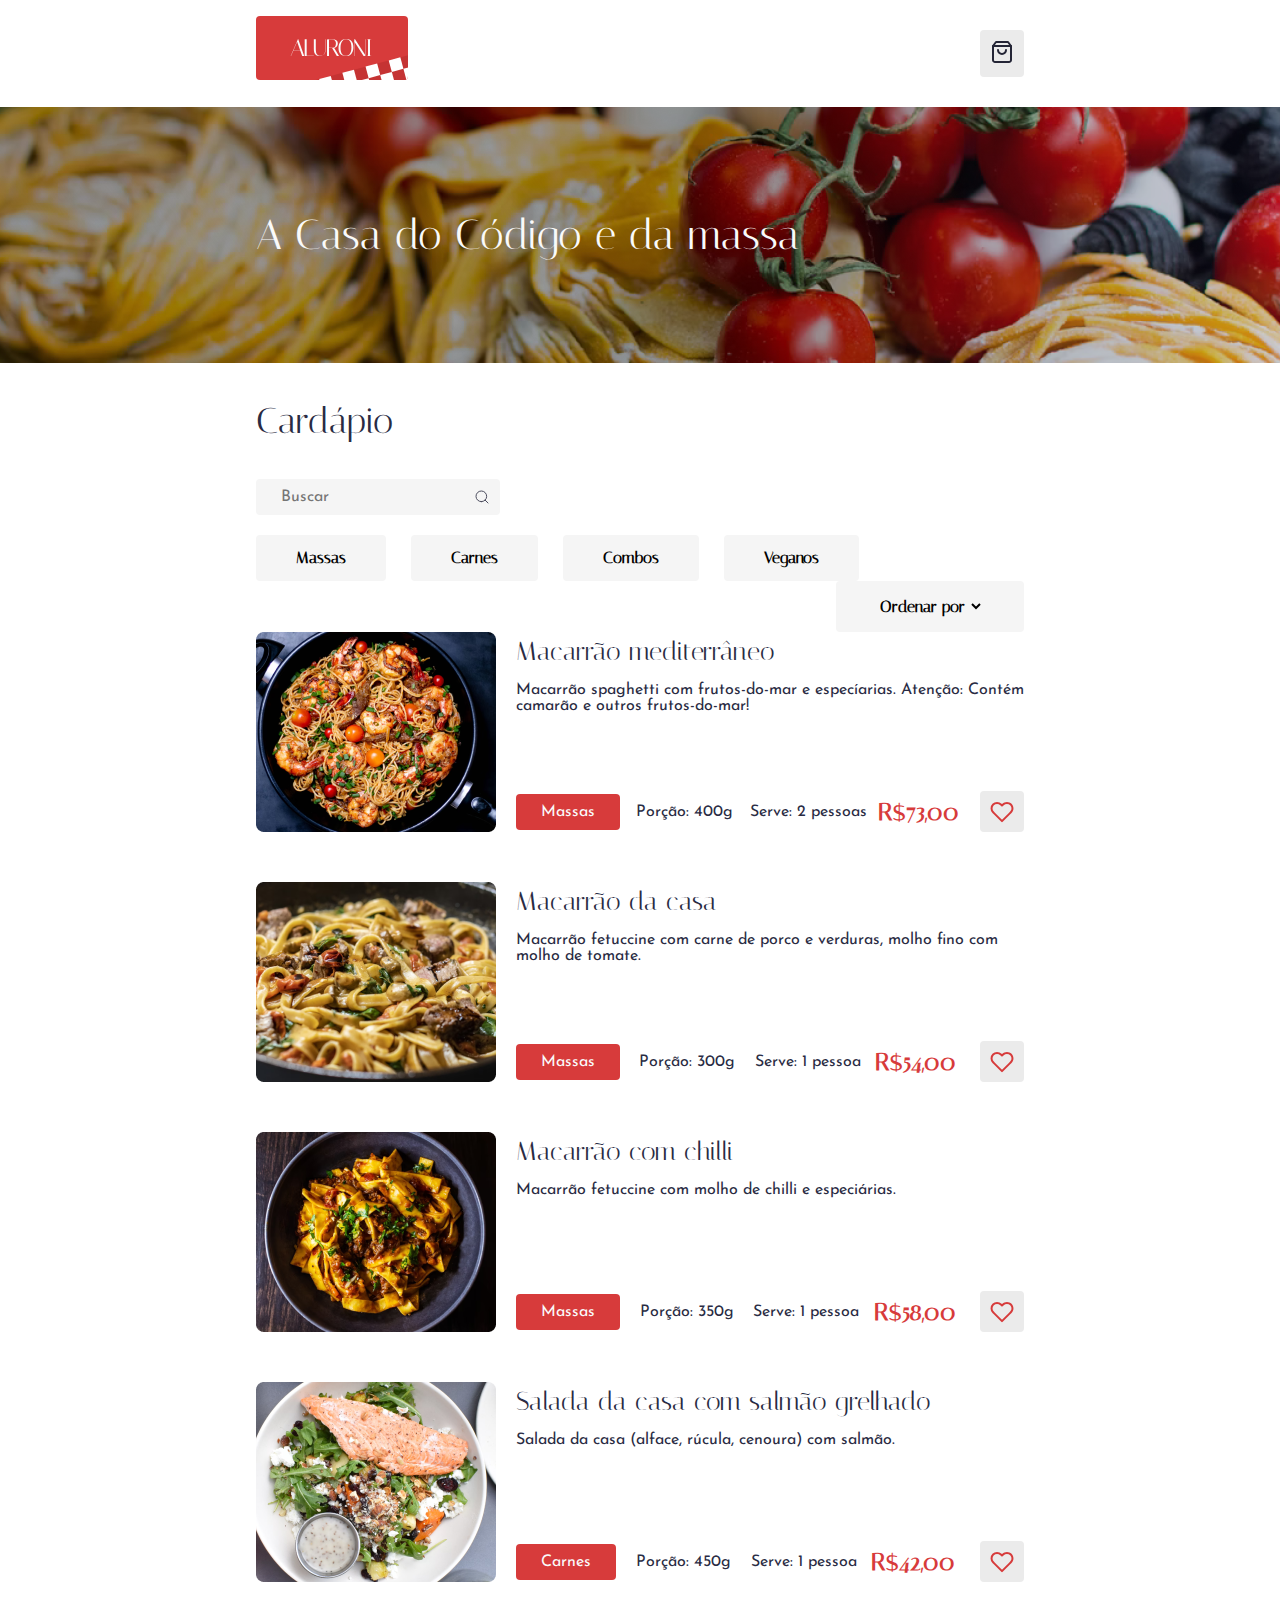
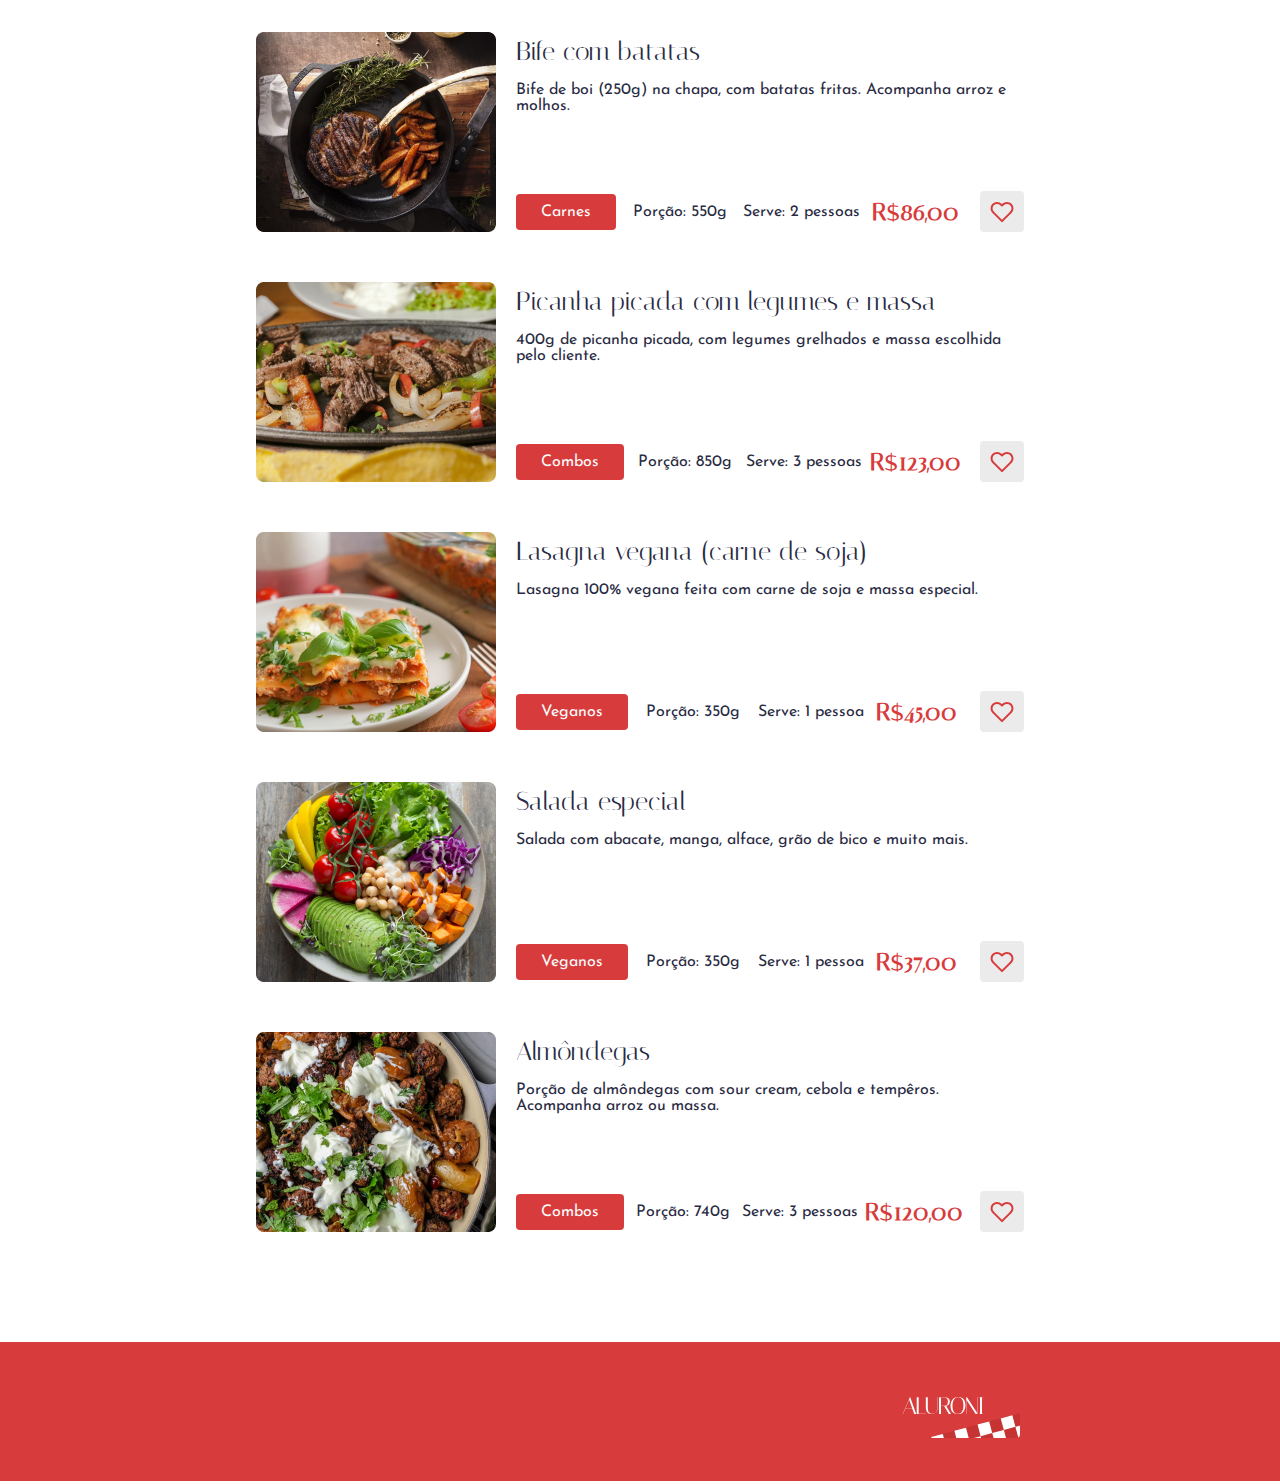
<file: aluroni/index.html>
<!DOCTYPE html>
<html lang="pt-br">

<head>
    <meta charset="UTF-8">
    <meta http-equiv="X-UA-Compatible" content="IE=edge">
    <meta name="viewport" content="width=device-width, initial-scale=1.0">
    <link rel="stylesheet" href="./assets/reset.css">
    <link rel="stylesheet" href="./assets/base.css">
    <link rel="shortcut icon" href="./assets/img/icone-favicon.png" type="image/png">
    <title>Aluroni</title>
    <link rel="preconnect" href="https://fonts.googleapis.com">
    <link rel="preconnect" href="https://fonts.gstatic.com" crossorigin>
    <link href="https://fonts.googleapis.com/css2?family=Italiana&family=Josefin+Sans:wght@300&display=swap"
        rel="stylesheet">
</head>

<body>
    <header class="cabecalho">

        <div class="logo__botao">
            <img src="./assets/img/logo.svg" alt="Logo da Aluroni">
        </div>

        <!-- menu nao responsivo -->
        <nav class="menu-nao-responsivo">
            <ul>
                <li class="botao__cabecalho botao-malinha"><img src="./assets/img/icone-malinha.svg"
                        alt="Botão para conferir"></li>
                <label for="chekk" class="botao-menu-hamburguer"><img src="./assets/img/menu.svg" alt="">MENU
                </label>
                <input type="checkbox" class="check" id="chekk" aria-label="Menu">
                <nav class="menu-lateral">
                    <a href="#" class="menu-lateral__link menu-lateral__link--ativo menu-lateral-fechar">
                        
                    </a>
                    <a href="#" class="menu-lateral__link menu-lateral__link--ativo"><img src="./assets/img/icone-pedidos.svg"
                            class="img-icone" alt="Meus pedidos"> Meus pedidos</a>
                    <a href="#" class="menu-lateral__link menu-lateral__link--ativo"><img src="./assets/img/icone-entrega.svg"
                            class="img-icone" alt="Minhas entregas"> Entregas</a>
                    <a href="#" class="menu-lateral__link menu-lateral__link--ativo"><img src="./assets/img/icone-filiais.svg"
                            class="img-icone" alt="Filiais"> Filiais</a>
                    <a href="#" class="menu-lateral__link menu-lateral__link--ativo"><img src="./assets/img/icone-promocoes.svg"
                            class="img-icone" alt="Promoções"> Promoções</a>
                    <a href="#" class="menu-lateral__link menu-lateral__link--ativo"><img src="./assets/img/icone-receitas.svg"
                            class="img-icone" alt="Receitas"> Receitas</a>
                    <a href="#" class="menu-lateral__link menu-lateral__link--ativo"><img src="./assets/img/icone-sobre.svg"
                            class="img-icone" alt="Sobre"> Sobre</a>
                    <a href="#" class="menu-lateral__link menu-lateral__link--ativo"><img class="img-icone"
                            src="./assets/img/icone-trabalheconosco.svg" alt="Trabalhe conosco"> Trabalhe conosco</a>
                    <a href="#" class="menu-lateral__link menu-lateral__link--ativo"><img src="./assets/img/icone-contato.svg"
                            class="img-icone" alt="Contato"> Contato</a>
                </nav>
            </ul>
        </nav>
        <!-- menu responsivo -->

    </header>

    

    <div class="banner">
        <span class="banner__titulo">A Casa do Código e da massa</span>
    </div>

    <main class="principal__container">
        <h1 id="cardapio__titulo">Cardápio</h1>
        <form action=".">
            <input class="campo__pesquisa" type="search" placeholder="Buscar" id="busca">
        </form>
        <nav class="menu__cardapio">
            <ul>
                <li><a href="#">Massas</a></li>
                <li><a href="#">Carnes</a></li>
                <li><a href="#">Combos</a></li>
                <li><a href="#">Veganos</a></li>
                <li><a href="#">
                        <select name="filtro" id="filtro">
                            <option value="filtro__opcoes">Ordenar por</option>
                            <option value="padrao">Padrão</option>
                            <option value="porcao">Porção</option>
                            <option value="pessoas">Qtd. pessoas</option>
                            <option value="preco">Preço</option>
                            <option value="avaliacao">Avaliação</option>
                        </select>
                    </a>
                </li>
            </ul>
        </nav>

        <section class="container__menu__cardapio">
            <div class="container__menu__prato">
                <img class="cardapio__imagem" src="./assets/img/macarrao-mediterraneo.png"
                    alt="Prato Macarrão Mediterrâneo">
                <div class="cardapio__texto">
                    <div class="cardapio__">
                        <h2 class="titulo__pratos">Macarrão mediterrâneo</h2>
                        <p class="cardapio__p">Macarrão spaghetti com frutos-do-mar e especíarias. Atenção: Contém
                            camarão e
                            outros
                            frutos-do-mar!
                        </p>
                    </div>

                    <ul class="cardapio__lista">
                        <li class="tipo__de__prato">
                            Massas
                        </li>
                        <li class="porcao">
                            Porção: 400g
                        </li>
                        <li class="pessoas">
                            Serve: 2 pessoas
                        </li>
                        <li class="preco">
                            R$73,00
                        </li>
                        <li class="botao__like">
                            <img src="./assets/img/coracao.svg" alt="Ícone para escolher prato favorito">
                        </li>
                    </ul>
                </div>
            </div>

            <div class="container__menu__prato">
                <img class="cardapio__imagem" src="./assets/img/macarrao-da-casa.png" alt="Prato Macarrão da casa">
                <div class="cardapio__texto">
                    <div class="cardapio__">
                        <h2 class="titulo__pratos">Macarrão da casa</h2>
                        <p class="cardapio__p">Macarrão fetuccine com carne de porco e verduras, molho fino com molho de
                            tomate.
                        </p>
                    </div>

                    <ul class="cardapio__lista">
                        <li class="tipo__de__prato">
                            Massas
                        </li>
                        <li class="porcao">
                            Porção: 300g
                        </li>
                        <li class="pessoas">
                            Serve: 1 pessoa
                        </li>
                        <li class="preco">
                            R$54,00
                        </li>
                        <li class="botao__like">
                            <img src="./assets/img/coracao.svg" alt="Ícone para escolher prato favorito">
                        </li>
                    </ul>
                </div>
            </div>

            <div class="container__menu__prato">
                <img class="cardapio__imagem" src="./assets/img/macarrao-com-chilli.png"
                    alt="Prato Macarrão com chilli">
                <div class="cardapio__texto">
                    <div class="cardapio__">
                        <h2 class="titulo__pratos">Macarrão com chilli</h2>
                        <p class="cardapio__p">Macarrão fetuccine com molho de chilli e especiárias.
                        </p>
                    </div>

                    <ul class="cardapio__lista">
                        <li class="tipo__de__prato">
                            Massas
                        </li>
                        <li class="porcao">
                            Porção: 350g
                        </li>
                        <li class="pessoas">
                            Serve: 1 pessoa
                        </li>
                        <li class="preco">
                            R$58,00
                        </li>
                        <li class="botao__like">
                            <img src="./assets/img/coracao.svg" alt="Ícone para escolher prato favorito">
                        </li>
                    </ul>
                </div>
            </div>

            <div class="container__menu__prato">
                <img class="cardapio__imagem" src="./assets/img/salada-da-casa-com-salmao.png"
                    alt="Prato Salada da casa com salmão grelhado">
                <div class="cardapio__texto">
                    <div class="cardapio__">
                        <h2 class="titulo__pratos">Salada da casa com salmão grelhado</h2>
                        <p class="cardapio__p">Salada da casa (alface, rúcula, cenoura) com salmão.
                        </p>
                    </div>

                    <ul class="cardapio__lista">
                        <li class="tipo__de__prato">
                            Carnes
                        </li>
                        <li class="porcao">
                            Porção: 450g
                        </li>
                        <li class="pessoas">
                            Serve: 1 pessoa
                        </li>
                        <li class="preco">
                            R$42,00
                        </li>
                        <li class="botao__like">
                            <img src="./assets/img/coracao.svg" alt="Ícone para escolher prato favorito">
                        </li>
                    </ul>
                </div>
            </div>

            <div class="container__menu__prato">
                <img class="cardapio__imagem" src="./assets/img/bife-com-batatas.png" alt="Prato Bife com batatas">
                <div class="cardapio__texto">
                    <div class="cardapio__">
                        <h2 class="titulo__pratos">Bife com batatas</h2>
                        <p class="cardapio__p">Bife de boi (250g) na chapa, com batatas fritas. Acompanha arroz e
                            molhos.
                        </p>
                    </div>

                    <ul class="cardapio__lista">
                        <li class="tipo__de__prato">
                            Carnes
                        </li>
                        <li class="porcao">
                            Porção: 550g
                        </li>
                        <li class="pessoas">
                            Serve: 2 pessoas
                        </li>
                        <li class="preco">
                            R$86,00
                        </li>
                        <li class="botao__like">
                            <img src="./assets/img/coracao.svg" alt="Ícone para escolher prato favorito">
                        </li>
                    </ul>
                </div>
            </div>

            <div class="container__menu__prato">
                <img class="cardapio__imagem" src="./assets/img/picanha-picada-com-legumes.png"
                    alt="Prato Picanha picada com legumes e massa">
                <div class="cardapio__texto">
                    <div class="cardapio__">
                        <h2 class="titulo__pratos">Picanha picada com legumes e massa</h2>
                        <p class="cardapio__p">400g de picanha picada, com legumes grelhados e massa escolhida pelo
                            cliente.
                        </p>
                    </div>

                    <ul class="cardapio__lista">
                        <li class="tipo__de__prato">
                            Combos
                        </li>
                        <li class="porcao">
                            Porção: 850g
                        </li>
                        <li class="pessoas">
                            Serve: 3 pessoas
                        </li>
                        <li class="preco">
                            R$123,00
                        </li>
                        <li class="botao__like">
                            <img src="./assets/img/coracao.svg" alt="Ícone para escolher prato favorito">
                        </li>
                    </ul>
                </div>
            </div>

            <div class="container__menu__prato">
                <img class="cardapio__imagem" src="./assets/img/lasagna-vegana.png"
                    alt="Prato Lasagna vegana (carne de soja)">
                <div class="cardapio__texto">
                    <div class="cardapio__">
                        <h2 class="titulo__pratos">Lasagna vegana (carne de soja)</h2>
                        <p class="cardapio__p">Lasagna 100% vegana feita com carne de soja e massa especial.
                        </p>
                    </div>

                    <ul class="cardapio__lista">
                        <li class="tipo__de__prato">
                            Veganos
                        </li>
                        <li class="porcao">
                            Porção: 350g
                        </li>
                        <li class="pessoas">
                            Serve: 1 pessoa
                        </li>
                        <li class="preco">
                            R$45,00
                        </li>
                        <li class="botao__like">
                            <img src="./assets/img/coracao.svg" alt="Ícone para escolher prato favorito">
                        </li>
                    </ul>
                </div>
            </div>

            <div class="container__menu__prato">
                <img class="cardapio__imagem" src="./assets/img/salada-especial.png" alt="Prato Salada especial">
                <div class="cardapio__texto">
                    <div class="cardapio__">
                        <h2 class="titulo__pratos">Salada especial</h2>
                        <p class="cardapio__p">Salada com abacate, manga, alface, grão de bico e muito mais.
                        </p>
                    </div>

                    <ul class="cardapio__lista">
                        <li class="tipo__de__prato">
                            Veganos
                        </li>
                        <li class="porcao">
                            Porção: 350g
                        </li>
                        <li class="pessoas">
                            Serve: 1 pessoa
                        </li>
                        <li class="preco">
                            R$37,00
                        </li>
                        <li class="botao__like">
                            <img src="./assets/img/coracao.svg" alt="Ícone para escolher prato favorito">
                        </li>
                    </ul>
                </div>
            </div>

            <div class="container__menu__prato">
                <img class="cardapio__imagem" src="./assets/img/almondegas.png" alt="Prato Almôndegas">
                <div class="cardapio__texto">
                    <div class="cardapio__">
                        <h2 class="titulo__pratos">Almôndegas</h2>
                        <p class="cardapio__p">Porção de almôndegas com sour cream, cebola e tempêros. Acompanha arroz
                            ou massa.
                        </p>
                    </div>

                    <ul class="cardapio__lista">
                        <li class="tipo__de__prato">
                            Combos
                        </li>
                        <li class="porcao">
                            Porção: 740g
                        </li>
                        <li class="pessoas">
                            Serve: 3 pessoas
                        </li>
                        <li class="preco">
                            R$120,00
                        </li>
                        <li class="botao__like">
                            <img src="./assets/img/coracao.svg" alt="Ícone para escolher prato favorito">
                        </li>
                    </ul>
                </div>
            </div>

        </section>
    </main>

    <footer class="rodape">

        <button class="logo__botao logo__botao__rodape">
            <img src="./assets/img/logo.svg" alt="Logo da Aluroni">
        </button>

    </footer>

    <script src="./index.js"></script>

</body>

</html>
</file>
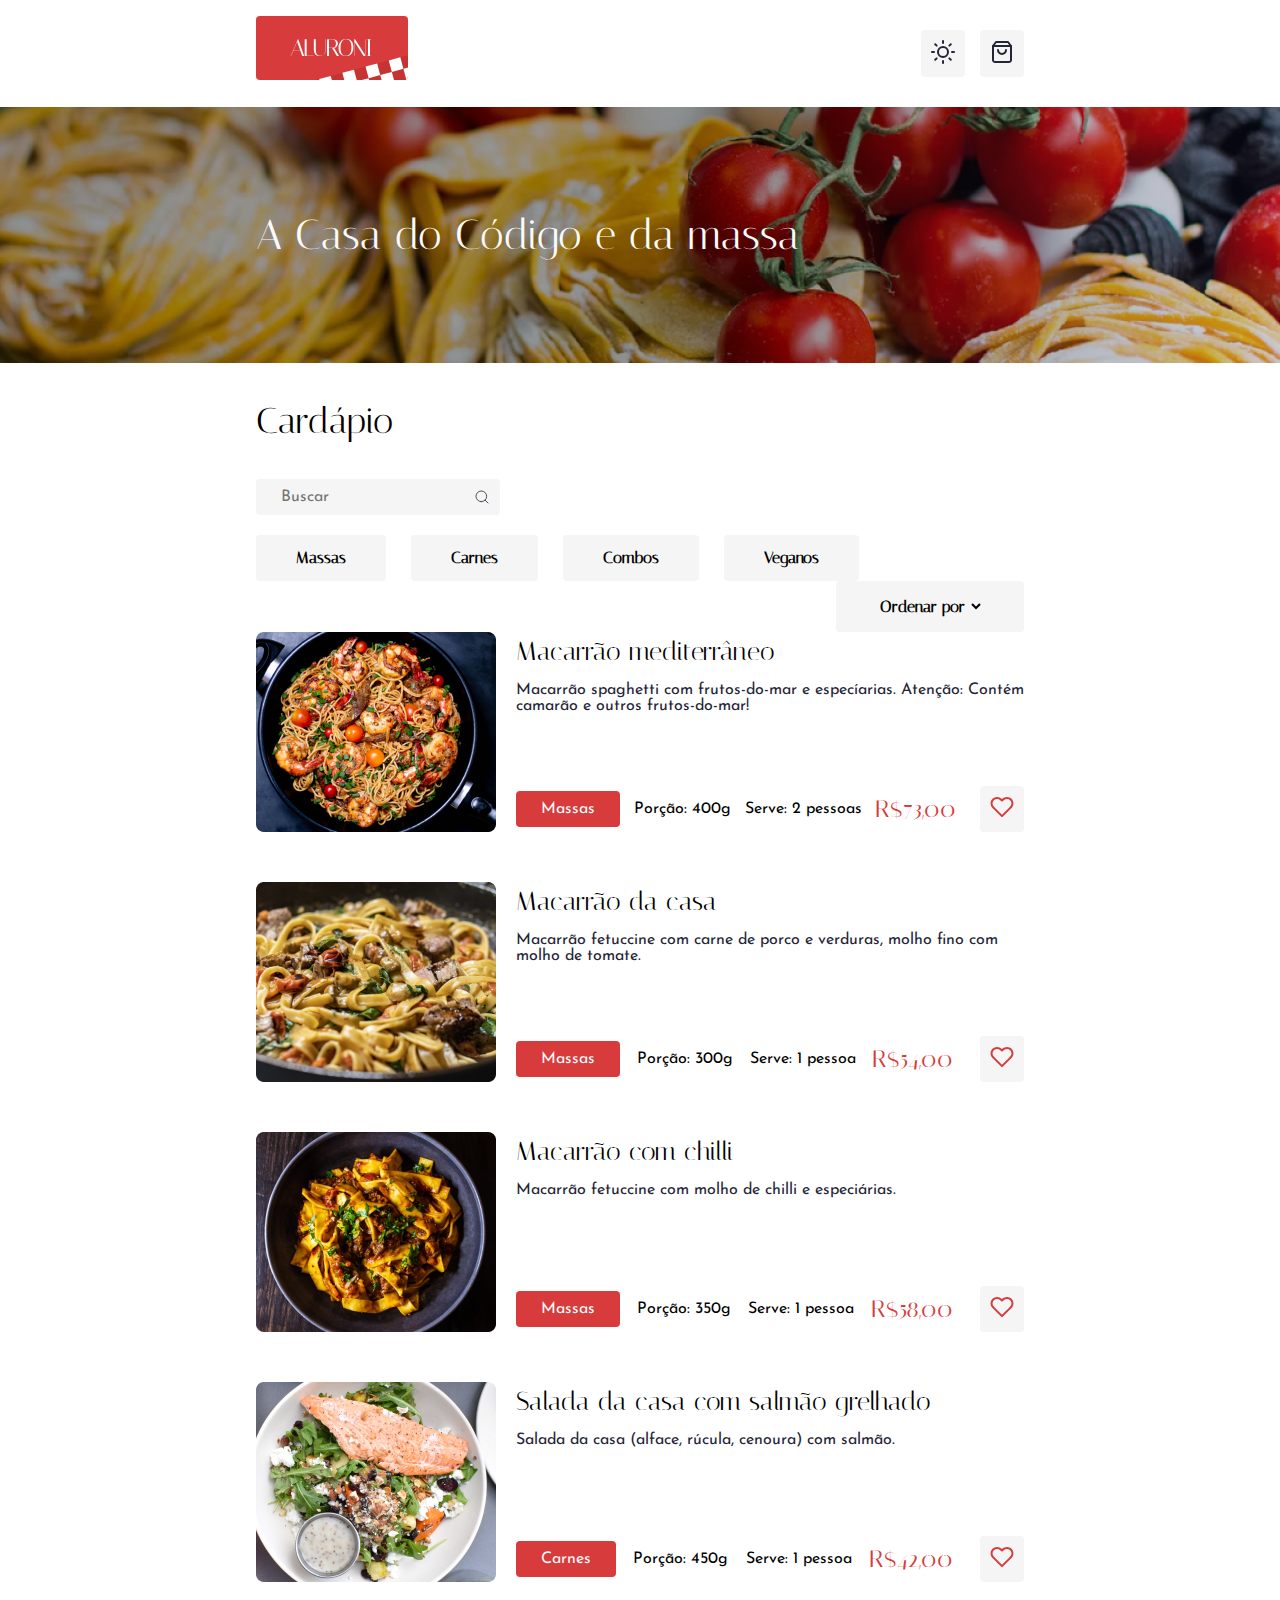
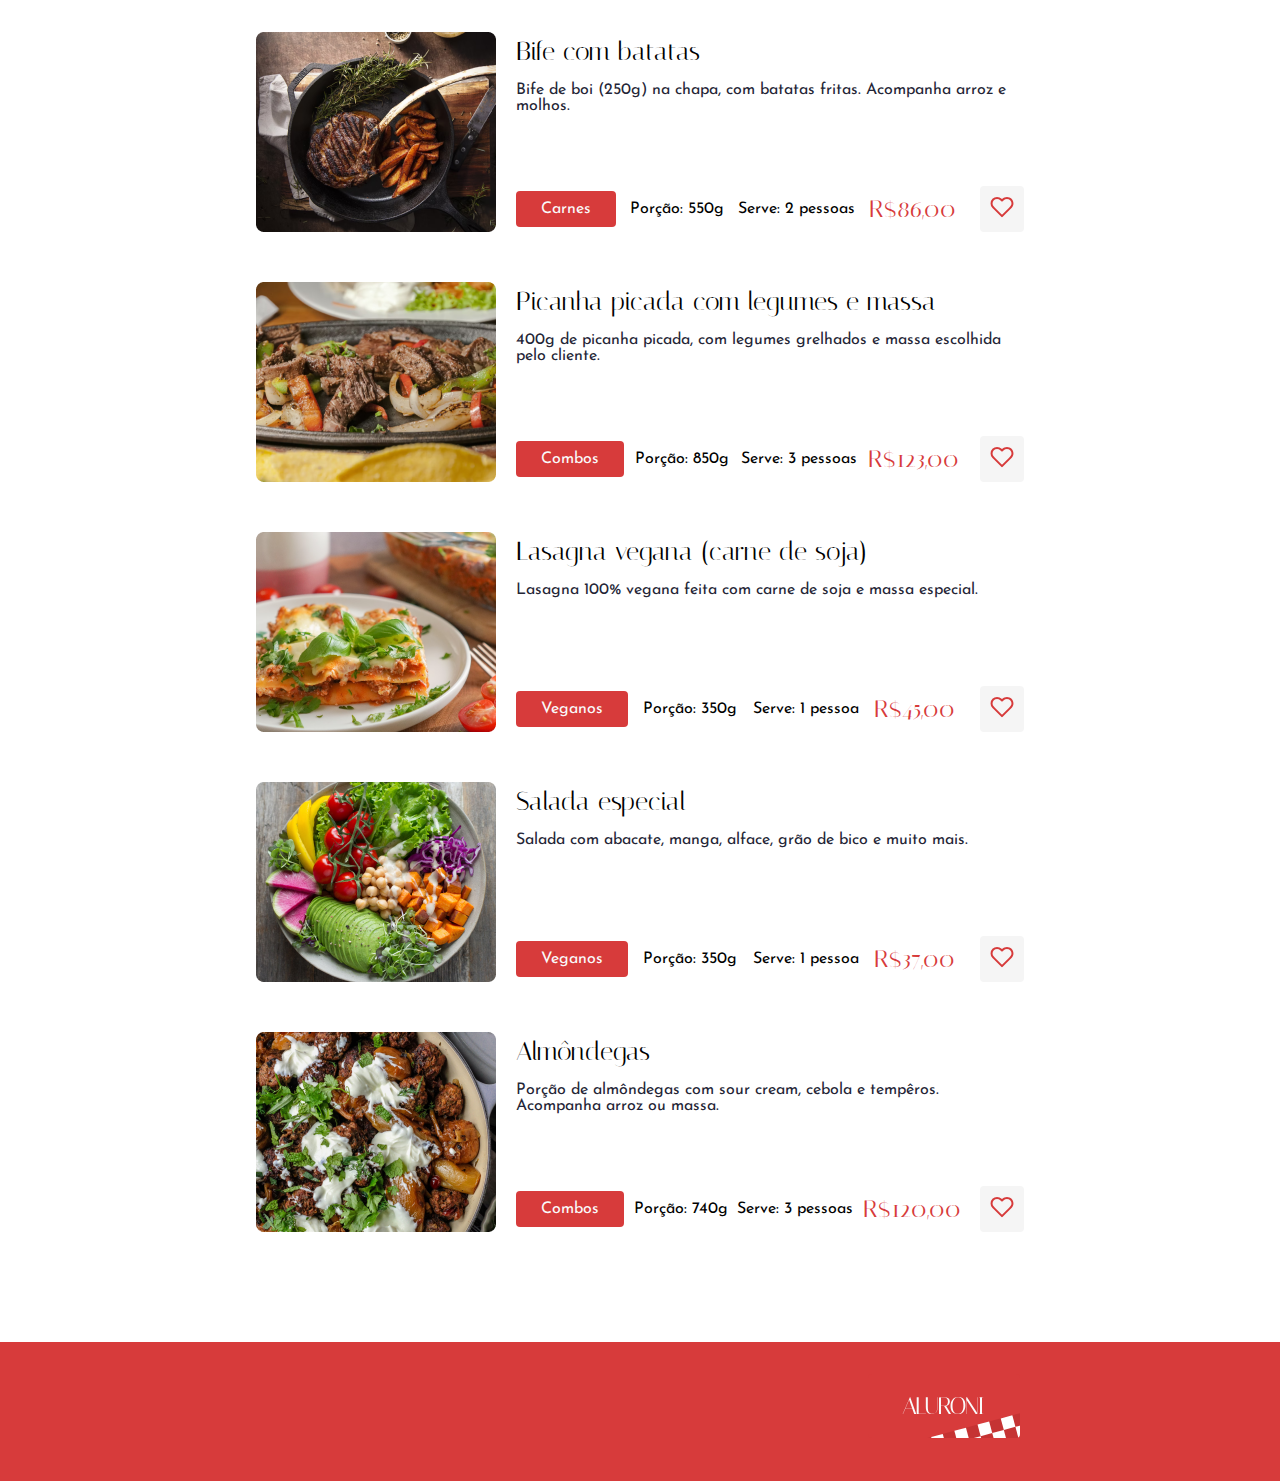
<file: aluroni/aluroni/index.html>
<!DOCTYPE html>
<html lang="pt-br">

<head>
    <meta charset="UTF-8">
    <meta http-equiv="X-UA-Compatible" content="IE=edge">
    <meta name="viewport" content="width=device-width, initial-scale=1.0">
    <link rel="stylesheet" href="./assets/reset.css">
    <link rel="stylesheet" href="./assets/base.css">
    <link rel="shortcut icon" href="./assets/img/icone-favicon.png" type="image/png">
    <title>Aluroni</title>
    <link rel="preconnect" href="https://fonts.googleapis.com">
    <link rel="preconnect" href="https://fonts.gstatic.com" crossorigin>
    <link href="https://fonts.googleapis.com/css2?family=Italiana&family=Josefin+Sans:wght@300&display=swap"
        rel="stylesheet">
</head>

<body>

    <header class="cabecalho">

        <div class="logo__botao">
            <img src="./assets/img/logo.svg" alt="Logo da Aluroni">
        </div>
        <!-- BOTAO RESPONSIVO -->
        <div class="botao-menu-hamburguer">
            <input class="input--hamburguer" type="checkbox" class="" id="chec">
            <label class="label-hamburguer" for="chec" id="menu-lista">Menu<img src="./assets/img/menu.svg"
                    alt="Botão menu"></label>
        </div>

        <div>
            <nav class="menu__hamburguer">
                <ul class="menu-responsivo">
                    <li><input type="checkbox" id="fchr-chec"><label for="fchr-chec"><img class="botao-fechar"
                                src="./assets/img/icone-x.svg" alt="Fechar menu lateral"></label></li>

                    <li><a href="#"><img class="img-icones" src="./assets/img/icone-pedidos.svg" alt="Meus pedidos">
                            Meus
                            pedidos</a></li>
                    <li><a href="#"><img class="img-icones" src="./assets/img/icone-entrega.svg" alt="Entregas">
                            Entrega</a></li>
                    <li><a href="#"><img class="img-icones" src="./assets/img/icone-filiais.svg" alt="Filiais">
                            Filiais</a></li>
                    <li><a href="#"><img class="img-icones" src="./assets/img/icone-promocoes.svg" alt="Promoções">
                            Promoções</a></li>
                    <li><a href="#"><img class="img-icones" src="./assets/img/icone-receitas.svg" alt="Receitas">
                            Receitas</a></li>
                    <li><a href="#"><img class="img-icones" src="./assets/img/icone-sobre.svg" alt="Sobre"> Sobre</a>
                    </li>
                    <li><a href="#"><img class="img-icones" src="./assets/img/icone-trabalheconosco.svg"
                                alt="Trabalhe conosco"> Trabalhe
                            conosco</a></li>
                    <li><a href="#"><img class="img-icones" src="./assets/img/icone-contato.svg" alt="Contato">
                            Contato</a></li>
                </ul>
            </nav>
        </div>

        <!-- menu nao responsivo -->
        <nav class="menu-nao-responsivo">
            <ul>
                <li class="botao__cabecalho"><img src="./assets/img/icone-sol.svg"
                        alt="Botão para definir modo escuro, ou modo claro"></li>
                <li class="botao__cabecalho"><img src="./assets/img/icone-malinha.svg" alt="Botão para conferir"></li>
            </ul>
        </nav>

    </header>

    <div class="banner">
        <span class="banner__titulo">A Casa do Código e da massa</span>
    </div>

    <main class="principal__container">
        <h1 id="cardapio__titulo">Cardápio</h1>
        <form action=".">
            <input class="campo__pesquisa" type="search" placeholder="Buscar" id="busca">
        </form>
        <nav class="menu__cardapio">
            <ul>
                <li><a href="#">Massas</a></li>
                <li><a href="#">Carnes</a></li>
                <li><a href="#">Combos</a></li>
                <li><a href="#">Veganos</a></li>
                <li><a href="#">
                        <select name="filtro" id="filtro">
                            <option value="filtro__opcoes">Ordenar por</option>
                            <option value="padrao">Padrão</option>
                            <option value="porcao">Porção</option>
                            <option value="pessoas">Qtd. pessoas</option>
                            <option value="preco">Preço</option>
                            <option value="avaliacao">Avaliação</option>
                        </select>
                    </a>
                </li>
            </ul>
        </nav>

        <section class="container__menu__cardapio">
            <div class="container__menu__prato">
                <img class="cardapio__imagem" src="./assets/img/macarrao-mediterraneo.png"
                    alt="Prato Macarrão Mediterrâneo">
                <div class="cardapio__texto">
                    <div class="cardapio__">
                        <h2 class="titulo__pratos">Macarrão mediterrâneo</h2>
                        <p class="cardapio__p">Macarrão spaghetti com frutos-do-mar e especíarias. Atenção: Contém
                            camarão e
                            outros
                            frutos-do-mar!
                        </p>
                    </div>

                    <ul class="cardapio__lista">
                        <li class="tipo__de__prato">
                            Massas
                        </li>
                        <li class="porcao">
                            Porção: 400g
                        </li>
                        <li class="pessoas">
                            Serve: 2 pessoas
                        </li>
                        <li class="preco">
                            R$73,00
                        </li>
                        <li class="botao__cabecalho">
                            <img src="./assets/img/coracao.svg" alt="Ícone para escolher prato favorito">
                        </li>
                    </ul>
                </div>
            </div>

            <div class="container__menu__prato">
                <img class="cardapio__imagem" src="./assets/img/macarrao-da-casa.png" alt="Prato Macarrão da casa">
                <div class="cardapio__texto">
                    <div class="cardapio__">
                        <h2 class="titulo__pratos">Macarrão da casa</h2>
                        <p class="cardapio__p">Macarrão fetuccine com carne de porco e verduras, molho fino com molho de
                            tomate.
                        </p>
                    </div>

                    <ul class="cardapio__lista">
                        <li class="tipo__de__prato">
                            Massas
                        </li>
                        <li class="porcao">
                            Porção: 300g
                        </li>
                        <li class="pessoas">
                            Serve: 1 pessoa
                        </li>
                        <li class="preco">
                            R$54,00
                        </li>
                        <li class="botao__cabecalho">
                            <img src="./assets/img/coracao.svg" alt="Ícone para escolher prato favorito">
                        </li>
                    </ul>
                </div>
            </div>

            <div class="container__menu__prato">
                <img class="cardapio__imagem" src="./assets/img/macarrao-com-chilli.png"
                    alt="Prato Macarrão com chilli">
                <div class="cardapio__texto">
                    <div class="cardapio__">
                        <h2 class="titulo__pratos">Macarrão com chilli</h2>
                        <p class="cardapio__p">Macarrão fetuccine com molho de chilli e especiárias.
                        </p>
                    </div>

                    <ul class="cardapio__lista">
                        <li class="tipo__de__prato">
                            Massas
                        </li>
                        <li class="porcao">
                            Porção: 350g
                        </li>
                        <li class="pessoas">
                            Serve: 1 pessoa
                        </li>
                        <li class="preco">
                            R$58,00
                        </li>
                        <li class="botao__cabecalho">
                            <img src="./assets/img/coracao.svg" alt="Ícone para escolher prato favorito">
                        </li>
                    </ul>
                </div>
            </div>

            <div class="container__menu__prato">
                <img class="cardapio__imagem" src="./assets/img/salada-da-casa-com-salmao.png"
                    alt="Prato Salada da casa com salmão grelhado">
                <div class="cardapio__texto">
                    <div class="cardapio__">
                        <h2 class="titulo__pratos">Salada da casa com salmão grelhado</h2>
                        <p class="cardapio__p">Salada da casa (alface, rúcula, cenoura) com salmão.
                        </p>
                    </div>

                    <ul class="cardapio__lista">
                        <li class="tipo__de__prato">
                            Carnes
                        </li>
                        <li class="porcao">
                            Porção: 450g
                        </li>
                        <li class="pessoas">
                            Serve: 1 pessoa
                        </li>
                        <li class="preco">
                            R$42,00
                        </li>
                        <li class="botao__cabecalho">
                            <img src="./assets/img/coracao.svg" alt="Ícone para escolher prato favorito">
                        </li>
                    </ul>
                </div>
            </div>

            <div class="container__menu__prato">
                <img class="cardapio__imagem" src="./assets/img/bife-com-batatas.png" alt="Prato Bife com batatas">
                <div class="cardapio__texto">
                    <div class="cardapio__">
                        <h2 class="titulo__pratos">Bife com batatas</h2>
                        <p class="cardapio__p">Bife de boi (250g) na chapa, com batatas fritas. Acompanha arroz e
                            molhos.
                        </p>
                    </div>

                    <ul class="cardapio__lista">
                        <li class="tipo__de__prato">
                            Carnes
                        </li>
                        <li class="porcao">
                            Porção: 550g
                        </li>
                        <li class="pessoas">
                            Serve: 2 pessoas
                        </li>
                        <li class="preco">
                            R$86,00
                        </li>
                        <li class="botao__cabecalho">
                            <img src="./assets/img/coracao.svg" alt="Ícone para escolher prato favorito">
                        </li>
                    </ul>
                </div>
            </div>

            <div class="container__menu__prato">
                <img class="cardapio__imagem" src="./assets/img/picanha-picada-com-legumes.png"
                    alt="Prato Picanha picada com legumes e massa">
                <div class="cardapio__texto">
                    <div class="cardapio__">
                        <h2 class="titulo__pratos">Picanha picada com legumes e massa</h2>
                        <p class="cardapio__p">400g de picanha picada, com legumes grelhados e massa escolhida pelo
                            cliente.
                        </p>
                    </div>

                    <ul class="cardapio__lista">
                        <li class="tipo__de__prato">
                            Combos
                        </li>
                        <li class="porcao">
                            Porção: 850g
                        </li>
                        <li class="pessoas">
                            Serve: 3 pessoas
                        </li>
                        <li class="preco">
                            R$123,00
                        </li>
                        <li class="botao__cabecalho">
                            <img src="./assets/img/coracao.svg" alt="Ícone para escolher prato favorito">
                        </li>
                    </ul>
                </div>
            </div>

            <div class="container__menu__prato">
                <img class="cardapio__imagem" src="./assets/img/lasagna-vegana.png"
                    alt="Prato Lasagna vegana (carne de soja)">
                <div class="cardapio__texto">
                    <div class="cardapio__">
                        <h2 class="titulo__pratos">Lasagna vegana (carne de soja)</h2>
                        <p class="cardapio__p">Lasagna 100% vegana feita com carne de soja e massa especial.
                        </p>
                    </div>

                    <ul class="cardapio__lista">
                        <li class="tipo__de__prato">
                            Veganos
                        </li>
                        <li class="porcao">
                            Porção: 350g
                        </li>
                        <li class="pessoas">
                            Serve: 1 pessoa
                        </li>
                        <li class="preco">
                            R$45,00
                        </li>
                        <li class="botao__cabecalho">
                            <img src="./assets/img/coracao.svg" alt="Ícone para escolher prato favorito">
                        </li>
                    </ul>
                </div>
            </div>

            <div class="container__menu__prato">
                <img class="cardapio__imagem" src="./assets/img/salada-especial.png" alt="Prato Salada especial">
                <div class="cardapio__texto">
                    <div class="cardapio__">
                        <h2 class="titulo__pratos">Salada especial</h2>
                        <p class="cardapio__p">Salada com abacate, manga, alface, grão de bico e muito mais.
                        </p>
                    </div>

                    <ul class="cardapio__lista">
                        <li class="tipo__de__prato">
                            Veganos
                        </li>
                        <li class="porcao">
                            Porção: 350g
                        </li>
                        <li class="pessoas">
                            Serve: 1 pessoa
                        </li>
                        <li class="preco">
                            R$37,00
                        </li>
                        <li class="botao__cabecalho">
                            <img src="./assets/img/coracao.svg" alt="Ícone para escolher prato favorito">
                        </li>
                    </ul>
                </div>
            </div>

            <div class="container__menu__prato">
                <img class="cardapio__imagem" src="./assets/img/almondegas.png" alt="Prato Almôndegas">
                <div class="cardapio__texto">
                    <div class="cardapio__">
                        <h2 class="titulo__pratos">Almôndegas</h2>
                        <p class="cardapio__p">Porção de almôndegas com sour cream, cebola e tempêros. Acompanha arroz
                            ou massa.
                        </p>
                    </div>

                    <ul class="cardapio__lista">
                        <li class="tipo__de__prato">
                            Combos
                        </li>
                        <li class="porcao">
                            Porção: 740g
                        </li>
                        <li class="pessoas">
                            Serve: 3 pessoas
                        </li>
                        <li class="preco">
                            R$120,00
                        </li>
                        <li class="botao__cabecalho">
                            <img src="./assets/img/coracao.svg" alt="Ícone para escolher prato favorito">
                        </li>
                    </ul>
                </div>
            </div>

        </section>
    </main>

    <footer class="rodape">

        <button class="logo__botao logo__botao__rodape">
            <img src="./assets/img/logo.svg" alt="Logo da Aluroni">
        </button>

    </footer>

</body>

</html>
</file>
<file: aluroni/assets/base.css>
@import url(variaveis.css);

body {
    font-family: 'Italiana', serif;
    min-width: auto;
    background-color: var(--fundo);
    transition: 0.5s;
}

.cabecalho {
    display: flex;
    justify-content: space-between;
    width: 60%;
    margin: auto;
    padding: 1em 0;
    align-items: center;
    align-content: ;
}

.logo__botao {
    cursor: pointer;
    border: 0px;
    padding: 0px;
    background: none;
    border-radius: 4px;
}

.menu-nao-responsivo ul {
    display: flex;
    align-items: center;
}

.botao__cabecalho {
    border: none;
    padding: 10px;
    border-radius: 4px;
    margin-left: 10px;
    cursor: pointer;
    background-color: var(--cinza-icones);
}

.menu-lateral, .botao-menu-hamburguer, #chekk, .botao-modo-noturno {
    display: none;
}

#chekk:checked + .menu-lateral {
    right: 0;
}

.banner {
    display: flex;
    background-image: var(--banner);
    background-repeat: no-repeat;
    background-position: center center;
    background-size: cover;
    width: 100%;
    height: 256px;
    font-size: 42px;
    color: var(--branco);
    align-items: center;
    transition: 0.5s;
}

.banner__titulo {
    margin: 0 0 0 20%;
}

.principal__container {
    width: 60%;
    margin: auto;
}

#cardapio__titulo {
    font-size: 36px;
    margin-top: 40px;
    color: var(--cortexto);
}

.campo__pesquisa {
    margin-top: 40px;
    border: 10px var(--cinza) solid;
    padding: 0 15px;
    font-family: 'Josefin Sans', sans-serif;
    font-size: 16px;
    background: var(--cinza);
    border-radius: 4px;
    background-image: url(./img/lupa.svg);
    background-repeat: no-repeat;
    background-position: right;
}

.menu__cardapio {
    margin: 20px 0 40px;
}

.menu__cardapio ul li {
    display: inline;
    font-weight: bold;
}

.menu__cardapio ul li a  {
    text-decoration: none;
    color: black;
    display: inline-block;
    padding: 15px 40px;
    background-color: var(--cinza);
    cursor: pointer;
    border-radius: 4px;
    margin-right: 20px;
}

.menu__cardapio ul li #filtro {
    border: none;
    background-color: var(--cinza);
    cursor: pointer;
    font-family: Italiana, sans-serif;
    font-size: 16px;
    font-weight:bold;
}

.menu__cardapio ul li:last-child a {
    float: right;
    margin-right: 0px;
}

.titulo__pratos {
    font-size: 26px;
    margin-bottom: 10px;
    color: var(--cortexto);
    transition: 0.5s;
}

.cardapio__p {
    font-family: 'Josefin Sans', sans-serif;
    color: var(--cortexto);
    transition: 0.5s;
}

.cardapio__lista {
    font-family: 'Josefin Sans', sans-serif;
    align-items: center
}

.porcao, .pessoas {
    color: var(--cortexto);
    padding-left: 5px;
    transition: 0.5s;
}

.botao__like {
    background-color: var(--cinza-icones);
    border-radius: 4px;
    padding: 10px 10px 5px 10px;
    margin-left: 10px;
}

.cardapio__lista .massas {
    padding: 10px 20px;
    border-radius: 4px
}

.cardapio__lista .preco {
    color: var(--coral);
    font-size: 24px;
    font-family: Italiana, sans-serif;
    font-weight: bold;
}

.tipo__de__prato {
    background-color: var(--coral);
    color: #FAFAFA;
    padding: 10px 25px;
    border-radius: 4px;
}

.container__menu__cardapio .container__menu__prato {
    display: flex;
    width: 100%;
}

.container__menu__prato {
    margin-bottom: 50px;
}

.cardapio__imagem {
    margin-right: 20px;
}

.cardapio__texto {
    display: flex;
    flex-direction: column;
    justify-content: space-between;
    flex-grow: 1;
}

.titulo__pratos{    
    line-height: 40px;
}

.cardapio__lista {
    display: flex;
    justify-content: space-between;
}

.rodape {
    display: block;
    width: 100%;
    padding: 2em 0;
    margin-top: 60px;
    background-color: var(--coral);
    display: inline-block;
}

.logo__botao__rodape {
    float: right;
    margin-right: 20%;
}

@media (max-width: 810px) {
    .cabecalho {
        width: 90%;
}

    .botao-menu-hamburguer {
        display: flex;
        align-items: center;
        border: none;
        background-color: var(--cinza-icones);
        padding: 10px;
        margin-left: 10px;
        border-radius: 4px auto;
        right: 35%;
        cursor: pointer;
        border-radius: 4px;
}

    .menu-lateral {
        display: flex;
        flex-direction: column;
        background-color: var(--fundo);
        width: 80vw;
        height: 100vh;
        top: 110px;

        position: fixed;
        right: -350px;
        transition: .25s; 
        border-radius: 4px 0px 0px 4px;
    }

    .menu-lateral--ativo {
        right: 0;
        transition: .25s;
    }

    .menu-lateral__link {
        height: 45px;
        padding-left: 10px;
        display: flex;
        align-items: center;
        border-bottom: 3px solid var(--cinza);
        text-decoration: none;
        color: var(--cortexto);
    }
    
    .img-icone {
        padding: 8px;
        margin-right: 8px;
        background-color: var(--cinza-icones);
        border-radius: 4px;
    }

    .menu-lateral-fechar {
        position: relative;
        align-self: flex-end;
        border-bottom: none;
        margin-right: 20px;
    }

    .menu-nao-responsivo ul li:first-child {
        display: none;
    }

    .banner__titulo {
        margin-left: 5%;
}
    
    .principal__container {
        width: 90%;
}

    .cardapio__imagem {
        height: 180px;
}

}

@media (max-width: 480px) {

        .campo__pesquisa {
            width: 100%;
            margin: 2em 0;
        }

        .menu__cardapio {
            display: none;
        }

        .container__menu__cardapio .container__menu__prato {
            display: initial;
        }

        .cardapio__imagem {
            height: auto;
            width: 100%;
            margin: 0;
        }

        .cardapio__texto {
            margin: 0.5em 0 2em;
        }

        .cardapio__lista {
            font-size: 14px;
        }

        .tipo__de__prato {
            display: none;
        }
}
</file>
<file: aluroni/aluroni/assets/base.css>
@import url(variaveis.css);

body {
    font-family: 'Italiana', serif;
    min-width: auto;
}

.cabecalho {
    display: flex;
    justify-content: space-between;
    width: 60%;
    margin: auto;
    padding: 1em 0;
    align-items: center;
}

.logo__botao {
    cursor: pointer;
    border: 0px;
    padding: 0px;
    background: none;
    border-radius: 4px;
}

.botao__cabecalho {
    display: inline-block;
    border: none;
    padding: 10px;
    border-radius: 4px;
    margin-left: 10px;
    cursor: pointer;
    background-color: var(--cinza);
}

.menu__hamburguer, .botao-menu-hamburguer, #fchr-chec {
    display: none;
}

.banner {
    display: flex;
    background-image: url(./img/principal.png);
    background-repeat: no-repeat;
    background-position: center center;
    background-size: cover;
    width: 100%;
    height: 256px;
    font-size: 42px;
    color: #FAFAFA;
    align-items: center;
}

.banner__titulo {
    margin: 0 0 0 20%;
}

.principal__container {
    width: 60%;
    margin: auto;
}

#cardapio__titulo {
    font-size: 36px;
    margin-top: 40px;
}

.campo__pesquisa {
    margin-top: 40px;
    border: 10px var(--cinza) solid;
    padding: 0 15px;
    font-family: 'Josefin Sans', sans-serif;
    font-size: 16px;
    background: var(--cinza);
    border-radius: 4px;
    background-image: url(./img/lupa.svg);
    background-repeat: no-repeat;
    background-position: right;
}

.menu__cardapio {
    margin: 20px 0 40px;
}

.menu__cardapio ul li {
    display: inline;
    font-weight: bold;
}

.menu__cardapio ul li a  {
    text-decoration: none;
    color: black;
    display: inline-block;
    padding: 15px 40px;
    background-color: var(--cinza);
    cursor: pointer;
    border-radius: 4px;
    margin-right: 20px;
}

.menu__cardapio ul li #filtro {
    border: none;
    background-color: var(--cinza);
    cursor: pointer;
    font-family: Italiana, sans-serif;
    font-size: 16px;
    font-weight:bold;
}

.menu__cardapio ul li:last-child a {
    float: right;
    margin-right: 0px;
}

.titulo__pratos {
    font-size: 26px;
    margin-bottom: 10px;
}

.cardapio__p {
    font-family: 'Josefin Sans', sans-serif;
    color: #242536
}

.cardapio__lista {
    font-family: 'Josefin Sans', sans-serif;
}

.cardapio__lista {
    align-items: center
}

.cardapio__lista .massas {
    padding: 10px 20px;
    border-radius: 4px
}

.cardapio__lista .preco {
    color: var(--coral);
    font-size: 24px;
    font-family: Italiana, sans-serif;
}

.tipo__de__prato {
    background-color: var(--coral);
    color: #FAFAFA;
    padding: 10px 25px;
    border-radius: 4px;
}

.container__menu__cardapio .container__menu__prato {
    display: flex;
    width: 100%;
}

.container__menu__prato {
    margin-bottom: 50px;
}

.cardapio__imagem {
    margin-right: 20px;
}

.cardapio__texto {
    display: flex;
    flex-direction: column;
    justify-content: space-between;
    flex-grow: 1;
}

.titulo__pratos{    
    line-height: 40px;
}

.cardapio__lista {
    display: flex;
    justify-content: space-between;
}

.rodape {
    display: block;
    width: 100%;
    padding: 2em 0;
    margin-top: 60px;
    background-color: var(--coral);
    display: inline-block;
}

.logo__botao__rodape {
    float: right;
    margin-right: 20%;
}

@media (max-width: 810px) {
    .cabecalho {
        width: 90%;
}

    .botao-menu-hamburguer {
        display: flex;
        z-index: 1;
        background-color: var(--cinza-icones);
        padding: 10px;
        border-radius: 4px;
        position: absolute;
        right: 35%;
}

    .input--hamburguer { 
        display: none;
}

    .label-hamburguer {
        cursor: pointer;
}

    .menu__hamburguer {
        display: flex;
        position: absolute;
        right: 0%;
        background-color: white;
        transition: all .5s;
}

    .menu-responsivo li a {
        display: flex;
        align-items: center; 
        padding: 0 10px;
        text-decoration: none;
        color: black;
        cursor: pointer; 
}

    .menu-responsivo a:hover {
        background-color: rgb(176, 224, 230);
        color: black;
}

    .menu__hamburguer ul li {
        display: flex;
        margin: 5% auto;
        padding: 0 45px 10px 0;
        border-bottom: 1px solid rgb(187, 186, 186);
        justify-content: left;
}

    .menu__hamburguer ul li:first-child {
        display: flex;
        justify-content: right;
        margin: 10px auto;
        border-bottom: none;
        padding-left: 0;
}

    .botao-fechar {
        cursor: pointer;
}

    .img-icones {
        padding: 5px;
        background-color: var(--cinza-icones);
        border-radius: 4px;
        margin-right: 20px;
}

.input--hamburguer:checked ~ .menu__hamburguer
{
    transform: translateX(350px);
}

    .menu-nao-responsivo {
        display: none;
}

    .banner__titulo {
        margin-left: 5%;
}
    
    .principal__container {
        width: 90%;
}

    .cardapio__imagem {
        height: 180px;
}

    .menu__cardapio ul li a {
        padding: 15px 25px;
}

}

@media (max-width: 480px) {
    
        .menu__hamburguer { 
            max-width: 50%
        }

        .campo__pesquisa {
            width: 100%;
            margin: 2em 0;
        }

        .menu__cardapio {
            display: none;
        }

        .container__menu__cardapio .container__menu__prato {
            display: initial;
        }

        .cardapio__imagem {
            height: auto;
            width: 100%;
            margin: 0;
        }

        .cardapio__texto {
            margin: 0.5em 0 2em;
        }

        .cardapio__lista {
            font-size: 14px;
        }

        .tipo__de__prato {
            display: none;
        }
}
</file>
